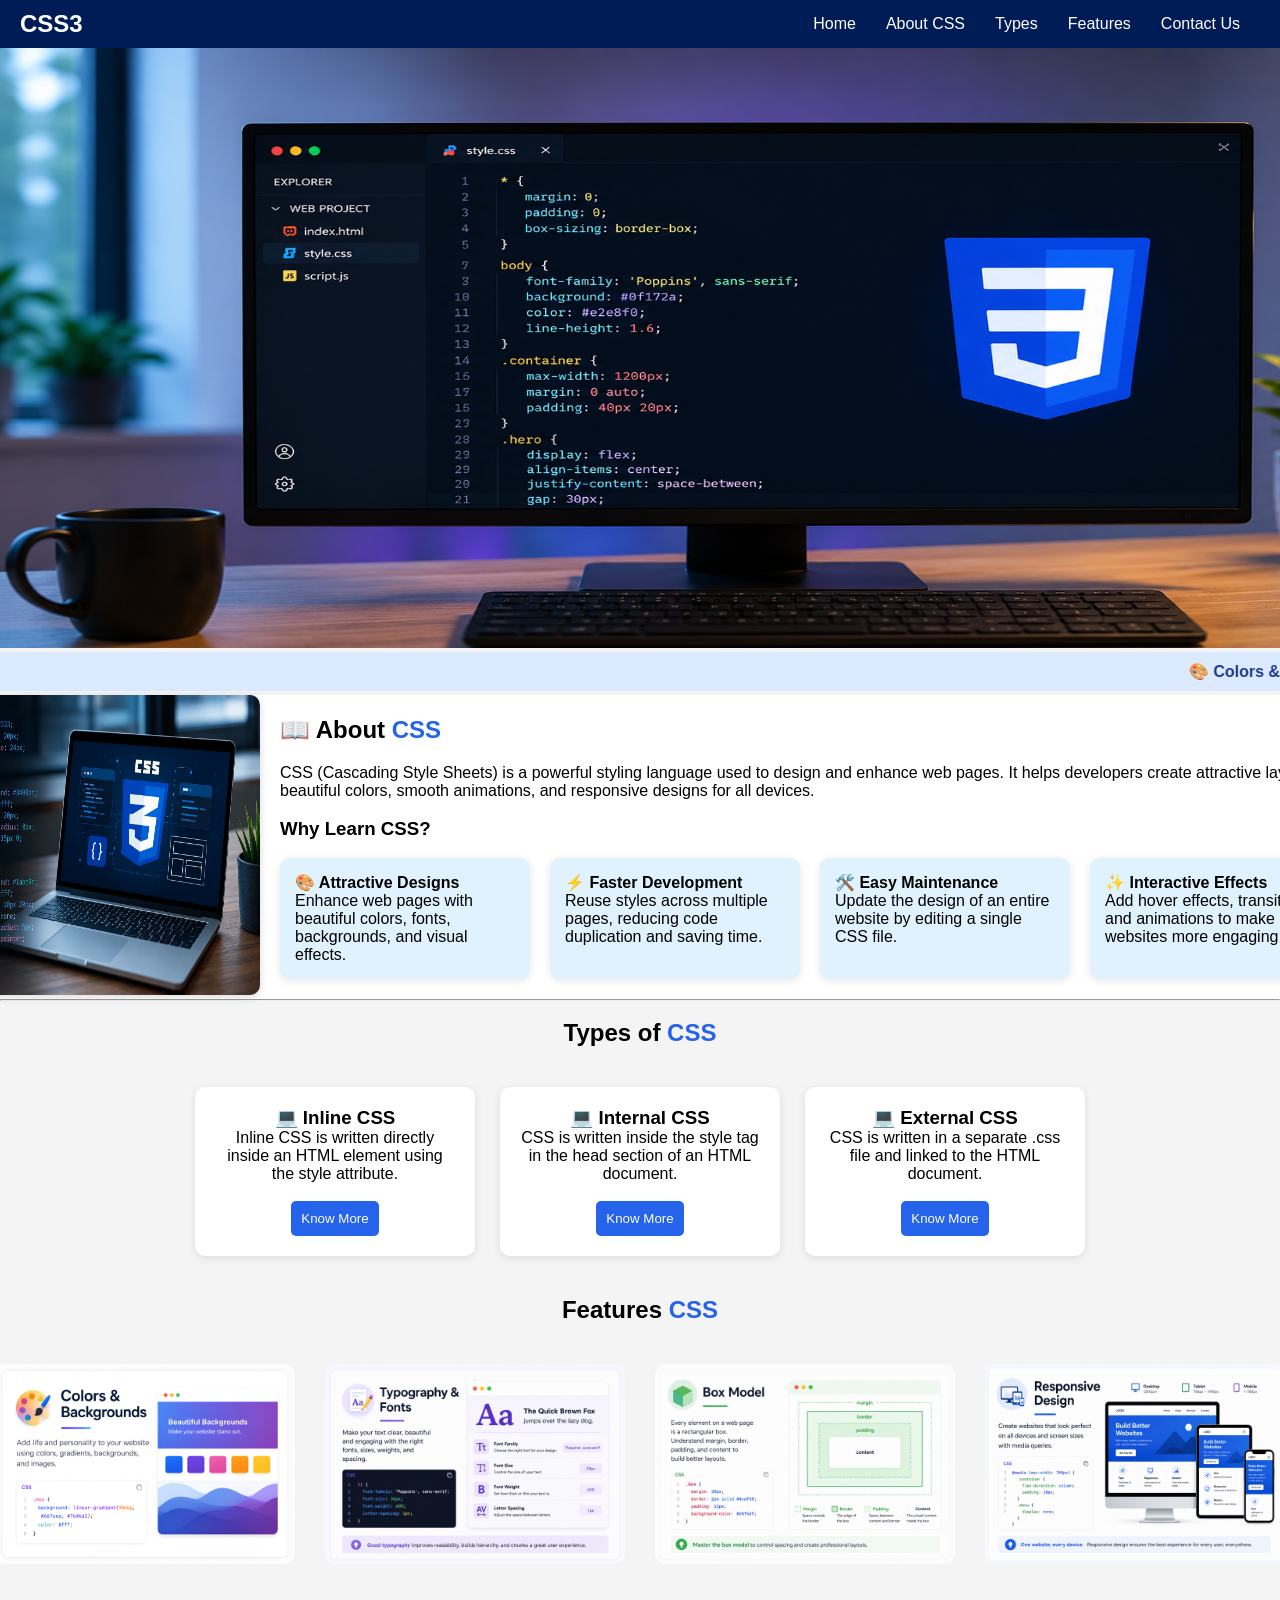
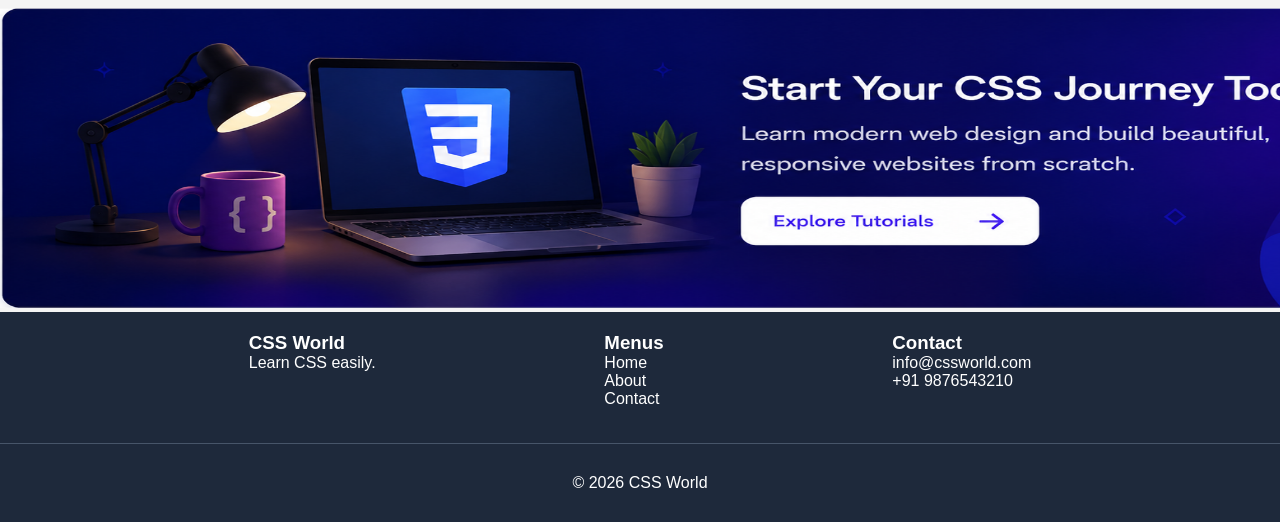
<file: index.html>
<!DOCTYPE html>
<html lang="en">
<head>
    <meta charset="UTF-8">
    <meta name="viewport" content="width=device-width, initial-scale=1.0">
    <title>CSS website Home Page</title>
    <link rel="stylesheet" href="./home.css">
    <link rel="shortcut icon" href="https://cdn-icons-png.magnific.com/256/5968/5968242.png?semt=ais_white_label" type="image/x-icon">
</head>
<body>
    <header>  
        <nav>
            <h1 id="head">CSS3</h1>
            <ul>
                <li><a href="./index.html">Home</a></li>
                <li><a href="./about.html">About CSS</a></li>
                <li><a href="./type.html">Types</a></li>
                <li><a href="./feature.html">Features</a></li>
                <li><a href="./contact.html">Contact Us</a></li>
            </ul>
        </nav>
    </header>
    <div>
        <img id="img" src="./assets/img2.png" alt="Banner image">
    
    <marquee direction="left">
🎨 Colors & Backgrounds | 📐 Flexbox Layout | 🏗 CSS Grid | ✨ Animations |
📱 Responsive Design | 🔤 Typography | 🎯 Selectors | 📦 Box Model |
🚀 Transitions & Effects | 💻 Modern Web Design
</marquee>
</div>
<section id="sec">
    <div class="image">
        <img id="img1" src="./assets/aboutimg.png" alt="about image">
    </div>

    <div class="about">
        <h2 class="h2">📖 About <span>CSS</span></h2>

        <p class="p">
            CSS (Cascading Style Sheets) is a powerful styling language used to design and enhance web pages. It helps developers create attractive layouts, beautiful colors, smooth animations, and responsive designs for all devices.
        </p>
        <br>
        <h3>Why Learn  CSS?</h3>
        <br>
        <div id="parentdiv">
            <div class="childdiv"> 
                <h4><b>🎨 Attractive Designs</b></h4>
                <p>Enhance web pages with beautiful colors, fonts, backgrounds, and visual effects.</p>
            </div>

            <div class="childdiv"> 
                <h4><b>⚡ Faster Development</b></h4>
                <p>Reuse styles across multiple pages, reducing code duplication and saving time.</p>
            </div>

            <div class="childdiv"> 
                <h4><b>🛠️ Easy Maintenance</b></h4>
                <p>Update the design of an entire website by editing a single CSS file.</p>
            </div>

            <div class="childdiv"> 
                <h4><b>✨ Interactive Effects</b></h4>
                <p>Add hover effects, transitions, and animations to make websites more engaging..</p>
            </div>

        </div>
        
    </div>
    
</section>
<hr>
<br>
<h2  style="text-align: center;" class="h2">Types of <span>CSS</span></h2>
<div id="ptype">
    
    <div id="c1" class="ctype">
       <h3>💻 Inline CSS</h3> 
    <p>Inline CSS is written directly inside an HTML element using the style attribute.</p>
    <br>
    <button><a href="./type.html">Know More</a></button></div>
    <div id="c2" class="ctype">
    <h3>💻 Internal CSS</h3> 
    <p>CSS is written inside the style tag in the head section of an HTML document.</p>
    <br>
    <button><a href="./type.html">Know More</a></button></div>
    <div id="c3" class="ctype">
        <h3>💻 External CSS</h3> 
    <p>CSS is written in a separate .css file and linked to the HTML document.</p>
    <br>
    <button><a href="./type.html">Know More</a></button></div>
    
</div>

<h2  style="text-align: center;" class="h2">Features <span>CSS</span></h2>
<div id="fp">
    <div ><img class="fc" src="./assets/f1.png" alt="Feature 1"></div>
   <div ><img class="fc" src="./assets/f2.png" alt="2"></div>
   <div ><img class="fc" src="./assets/f3.png" alt="3"></div>
   <div ><img class="fc" src="./assets/f4.png" alt="4"></div>
   
</div>
<section >
   <img height="300px" width="1520px" src="./assets/bottom.png" alt="CSS Banner">
</section>
<footer>
    <div class="footer">
        <div>
            <h3>CSS World</h3>
            <p>Learn CSS easily.</p>
        </div>

        <div>
            <h3>Menus </h3>
            <p><a href="./Home.html">Home</a></p>
            <p><a href="./about.html">About</a></p>
            <p><a href="./contact.html">Contact</a></p>
        </div>

        <div>
            <h3>Contact</h3>
            <p>info@cssworld.com</p>
            <p>+91 9876543210</p>
        </div>
    </div>

    <p class="copy">© 2026 CSS World</p>
</footer>

</body>
</html>
</file>
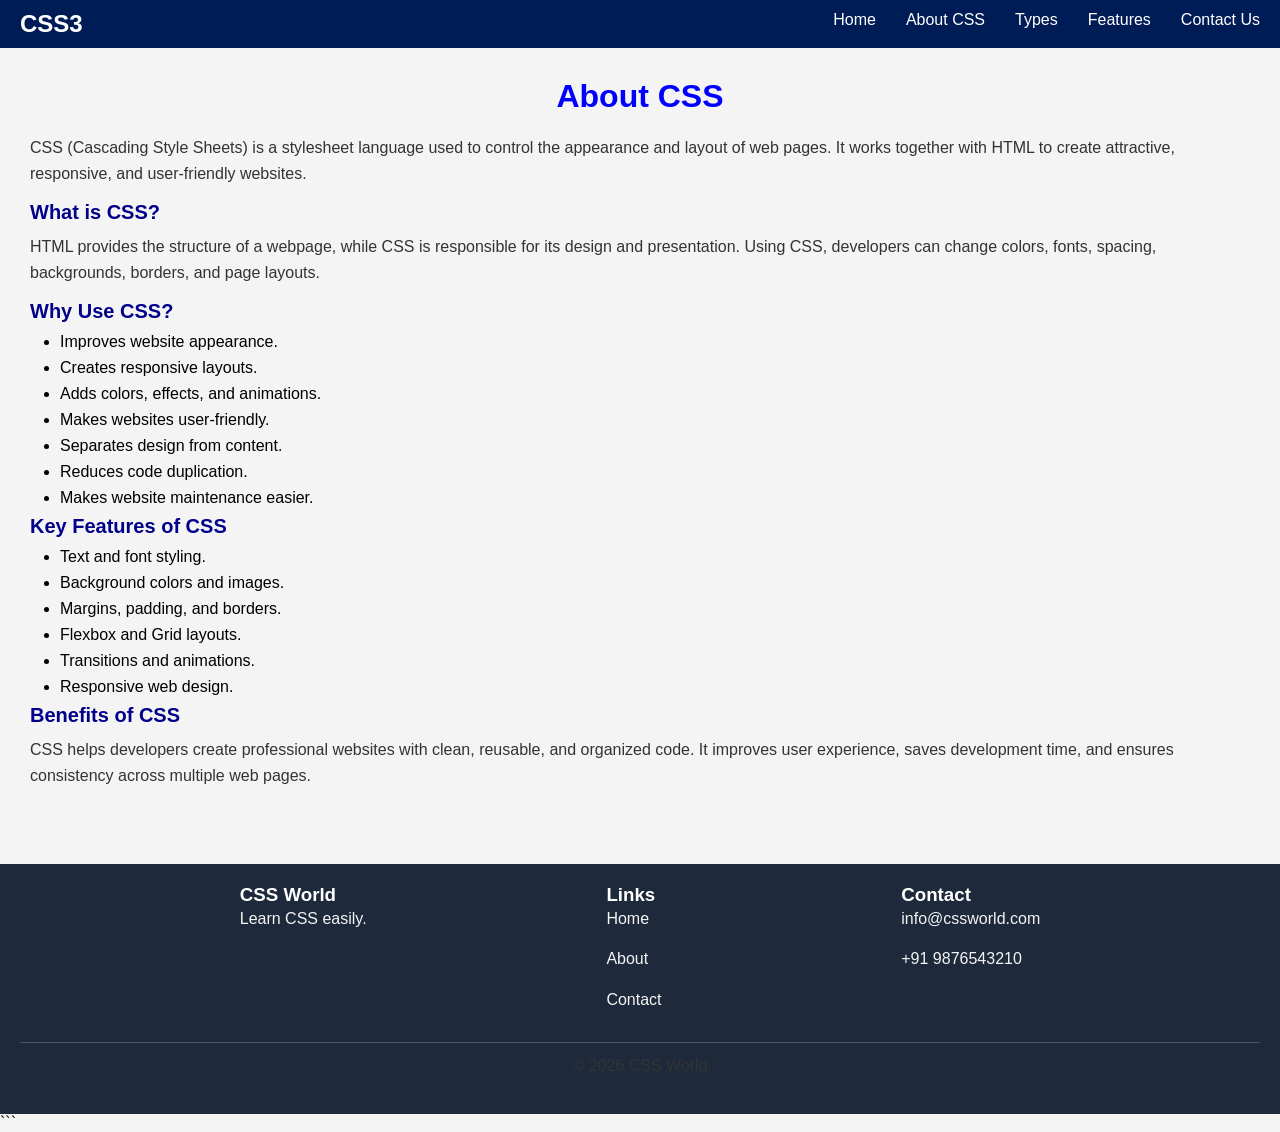
<file: about.html>
<!DOCTYPE html>
<html lang="en">
<head>
    <meta charset="UTF-8">
    <meta name="viewport" content="width=device-width, initial-scale=1.0">
    <title>About CSS</title>
    <link rel="stylesheet" href="./about.css">
</head>
<body>

    <header>
        <nav>
            <h1 id="head">CSS3</h1>

            <ul id="ul">
                <li><a href="./index.html">Home</a></li>
                <li><a href="./about.html">About CSS</a></li>
                <li><a href="./type.html">Types</a></li>
                <li><a href="./feature.html">Features</a></li>
                <li><a href="./contact.html">Contact Us</a></li>
            </ul>
        </nav>
    </header>

    <div class="container">

        <h1 class="h1">About CSS</h1>

        <p>
            CSS (Cascading Style Sheets) is a stylesheet language used to
            control the appearance and layout of web pages. It works together
            with HTML to create attractive, responsive, and user-friendly websites.
        </p>

        <h2>What is CSS?</h2>

        <p>
            HTML provides the structure of a webpage, while CSS is responsible
            for its design and presentation. Using CSS, developers can change
            colors, fonts, spacing, backgrounds, borders, and page layouts.
        </p>

        <h2>Why Use CSS?</h2>

        <ul>
            <li>Improves website appearance.</li>
            <li>Creates responsive layouts.</li>
            <li>Adds colors, effects, and animations.</li>
            <li>Makes websites user-friendly.</li>
            <li>Separates design from content.</li>
            <li>Reduces code duplication.</li>
            <li>Makes website maintenance easier.</li>
        </ul>

        <h2>Key Features of CSS</h2>

        <ul>
            <li>Text and font styling.</li>
            <li>Background colors and images.</li>
            <li>Margins, padding, and borders.</li>
            <li>Flexbox and Grid layouts.</li>
            <li>Transitions and animations.</li>
            <li>Responsive web design.</li>
        </ul>

        <h2>Benefits of CSS</h2>

        <p>
            CSS helps developers create professional websites with clean,
            reusable, and organized code. It improves user experience,
            saves development time, and ensures consistency across multiple
            web pages.
        </p>

        

    </div>

    <footer>
        <div class="footer">

            <div>
                <h3>CSS World</h3>
                <p class="fd">Learn CSS easily.</p>
            </div>

            <div>
                <h3>Links</h3>
                <p class="fd">Home</p>
                <p class="fd">About</p>
                <p class="fd">Contact</p>
            </div>

            <div>
                <h3>Contact</h3>
                <p class="fd">info@cssworld.com</p>
                <p class="fd">+91 9876543210</p>
            </div>

        </div>

        <p class="copy">© 2026 CSS World</p>
    </footer>

</body>
</html>
```
</file>
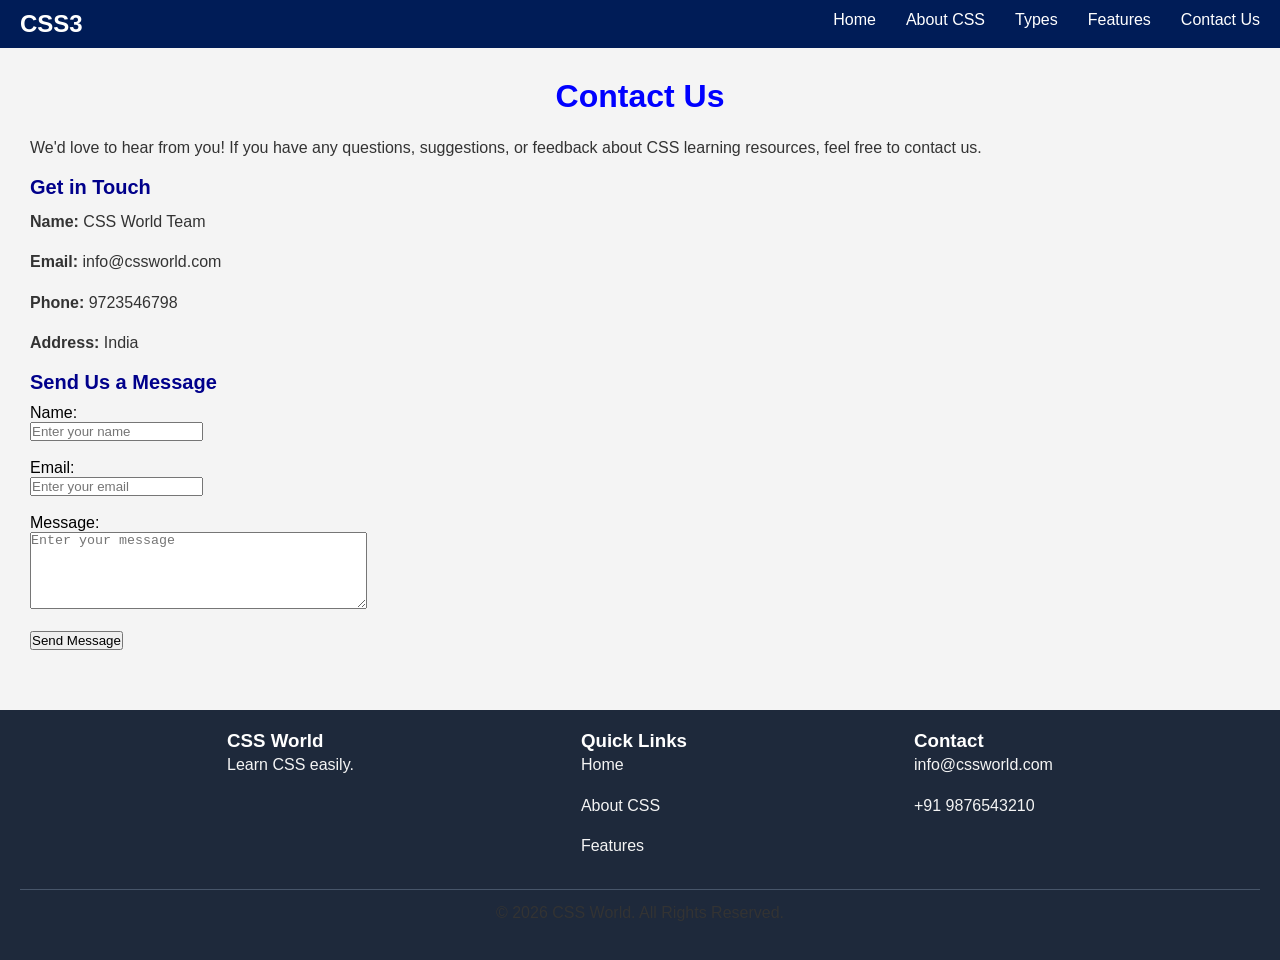
<file: contact.html>
<!DOCTYPE html>
<html lang="en">
<head>
    <meta charset="UTF-8">
    <meta name="viewport" content="width=device-width, initial-scale=1.0">
    <title>Contact Us</title>
    <link rel="stylesheet" href="./about.css">
    <link rel="shortcut icon" href="https://cdn-icons-png.magnific.com/256/5968/5968242.png?semt=ais_white_label" type="image/x-icon">
</head>
<body>

    <header>
        <nav>
            <h1 id="head">CSS3</h1>
            <ul id="ul">
                <li><a href="./index.html">Home</a></li>
                <li><a href="./about.html">About CSS</a></li>
                <li><a href="./type.html">Types</a></li>
                <li><a href="./feature.html">Features</a></li>
                <li><a href="./contact.html">Contact Us</a></li>
            </ul>
        </nav>
    </header>

    <div class="container">

        <h1 class="h1">Contact Us</h1>

        <p>
            We'd love to hear from you! If you have any questions, suggestions,
            or feedback about CSS learning resources, feel free to contact us.
        </p>

        <h2>Get in Touch</h2>

        <p><strong>Name:</strong> CSS World Team</p>
        <p><strong>Email:</strong> info@cssworld.com</p>
        <p><strong>Phone:</strong> 9723546798</p>
        <p><strong>Address:</strong> India</p>

        <h2>Send Us a Message</h2>

        <form>
            <label>Name:</label><br>
            <input type="text" placeholder="Enter your name"><br><br>

            <label>Email:</label><br>
            <input type="email" placeholder="Enter your email"><br><br>

            <label>Message:</label><br>
            <textarea rows="5" cols="40" placeholder="Enter your message"></textarea><br><br>

            <button type="submit">Send Message</button>
        </form>

    </div>

    <footer>
        <div class="footer">
            <div>
                <h3>CSS World</h3>
                <p class="fd">Learn CSS easily.</p>
            </div>

            <div>
                <h3>Quick Links</h3>
                <p class="fd">Home</p>
                <p class="fd">About CSS</p>
                <p class="fd">Features</p>
            </div>

            <div>
                <h3>Contact</h3>
                <p class="fd">info@cssworld.com</p>
                <p class="fd">+91 9876543210</p>
            </div>
        </div>

        <p class="copy">© 2026 CSS World. All Rights Reserved.</p>
    </footer>

</body>
</html>
</file>
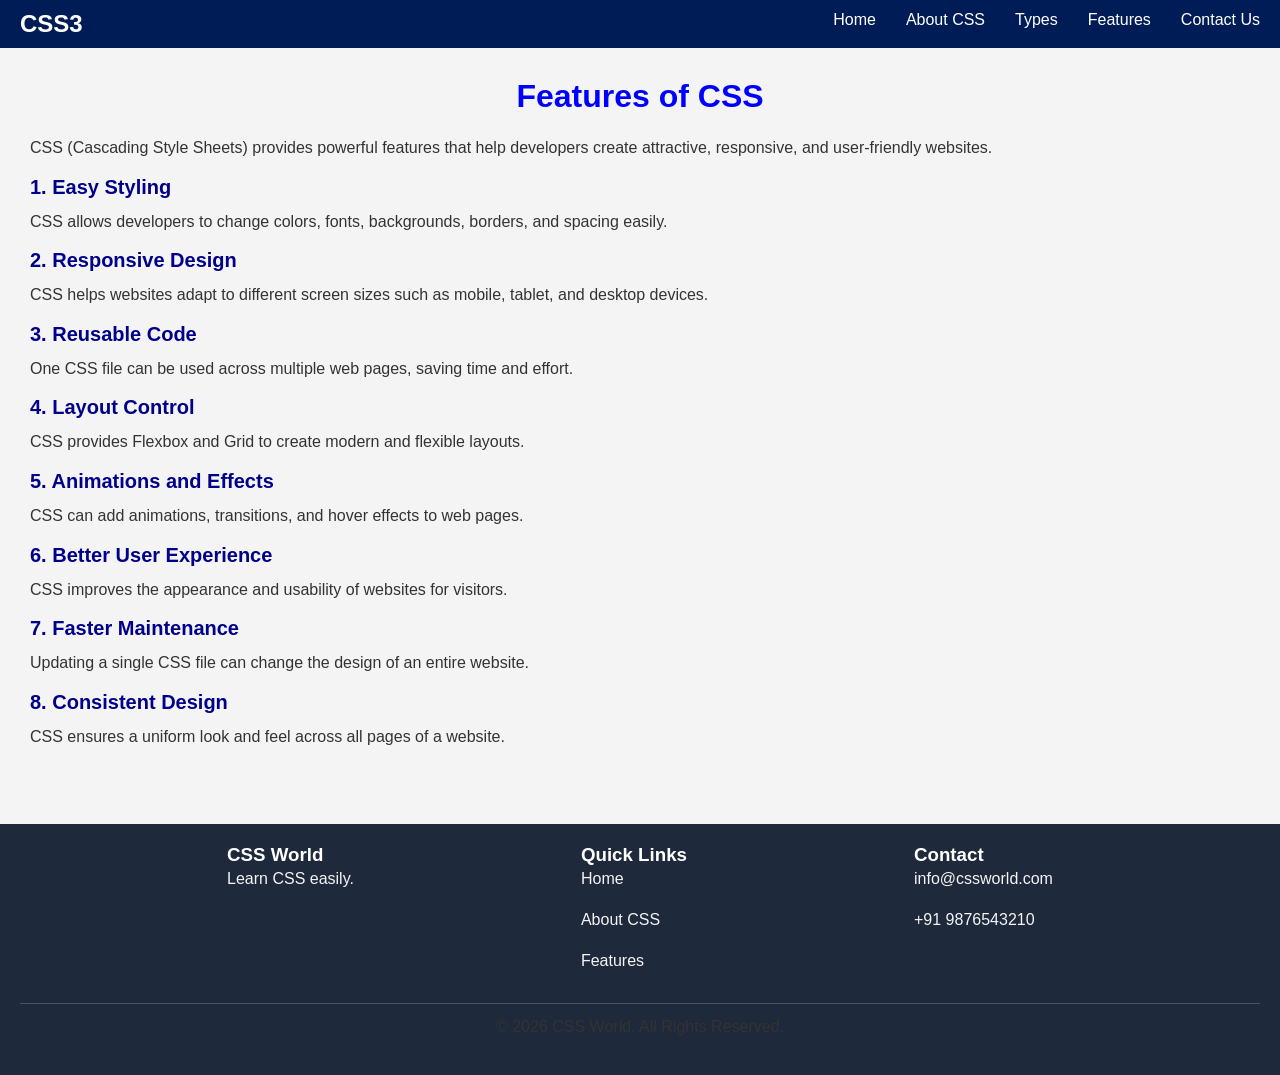
<file: feature.html>
<!DOCTYPE html>
<html lang="en">
<head>
    <meta charset="UTF-8">
    <meta name="viewport" content="width=device-width, initial-scale=1.0">
    <title>Features of CSS</title>
    <link rel="stylesheet" href="./about.css">
    <link rel="shortcut icon" href="https://cdn-icons-png.magnific.com/256/5968/5968242.png?semt=ais_white_label" type="image/x-icon">
</head>
<body>

    <header>
        <nav>
            <h1 id="head">CSS3</h1>
           <ul id="ul">
                <li><a href="./index.html">Home</a></li>
                <li><a href="./about.html">About CSS</a></li>
                <li><a href="./type.html">Types</a></li>
                <li><a href="./feature.html">Features</a></li>
                <li><a href="./contact.html">Contact Us</a></li>
            </ul>
        </nav>
    </header>

    <div class="container">

        <h1 class="h1">Features of CSS</h1>

        <p>
            CSS (Cascading Style Sheets) provides powerful features that help developers
            create attractive, responsive, and user-friendly websites.
        </p>

        <h2>1. Easy Styling</h2>
        <p>
            CSS allows developers to change colors, fonts, backgrounds, borders,
            and spacing easily.
        </p>

        <h2>2. Responsive Design</h2>
        <p>
            CSS helps websites adapt to different screen sizes such as mobile,
            tablet, and desktop devices.
        </p>

        <h2>3. Reusable Code</h2>
        <p>
            One CSS file can be used across multiple web pages, saving time and effort.
        </p>

        <h2>4. Layout Control</h2>
        <p>
            CSS provides Flexbox and Grid to create modern and flexible layouts.
        </p>

        <h2>5. Animations and Effects</h2>
        <p>
            CSS can add animations, transitions, and hover effects to web pages.
        </p>

        <h2>6. Better User Experience</h2>
        <p>
            CSS improves the appearance and usability of websites for visitors.
        </p>

        <h2>7. Faster Maintenance</h2>
        <p>
            Updating a single CSS file can change the design of an entire website.
        </p>

        <h2>8. Consistent Design</h2>
        <p>
            CSS ensures a uniform look and feel across all pages of a website.
        </p>

       

    </div>

    <footer>
        <div class="footer">
            <div>
                <h3>CSS World</h3>
                <p class="fd">Learn CSS easily.</p>
            </div>

            <div>
                <h3>Quick Links</h3>
                <p class="fd">Home</p>
                <p class="fd">About CSS</p>
                <p class="fd">Features</p>
            </div>

            <div>
                <h3>Contact</h3>
                <p class="fd">info@cssworld.com</p>
                <p class="fd">+91 9876543210</p>
            </div>
        </div>

        <p class="copy">© 2026 CSS World. All Rights Reserved.</p>
    </footer>

</body>
</html>
</file>
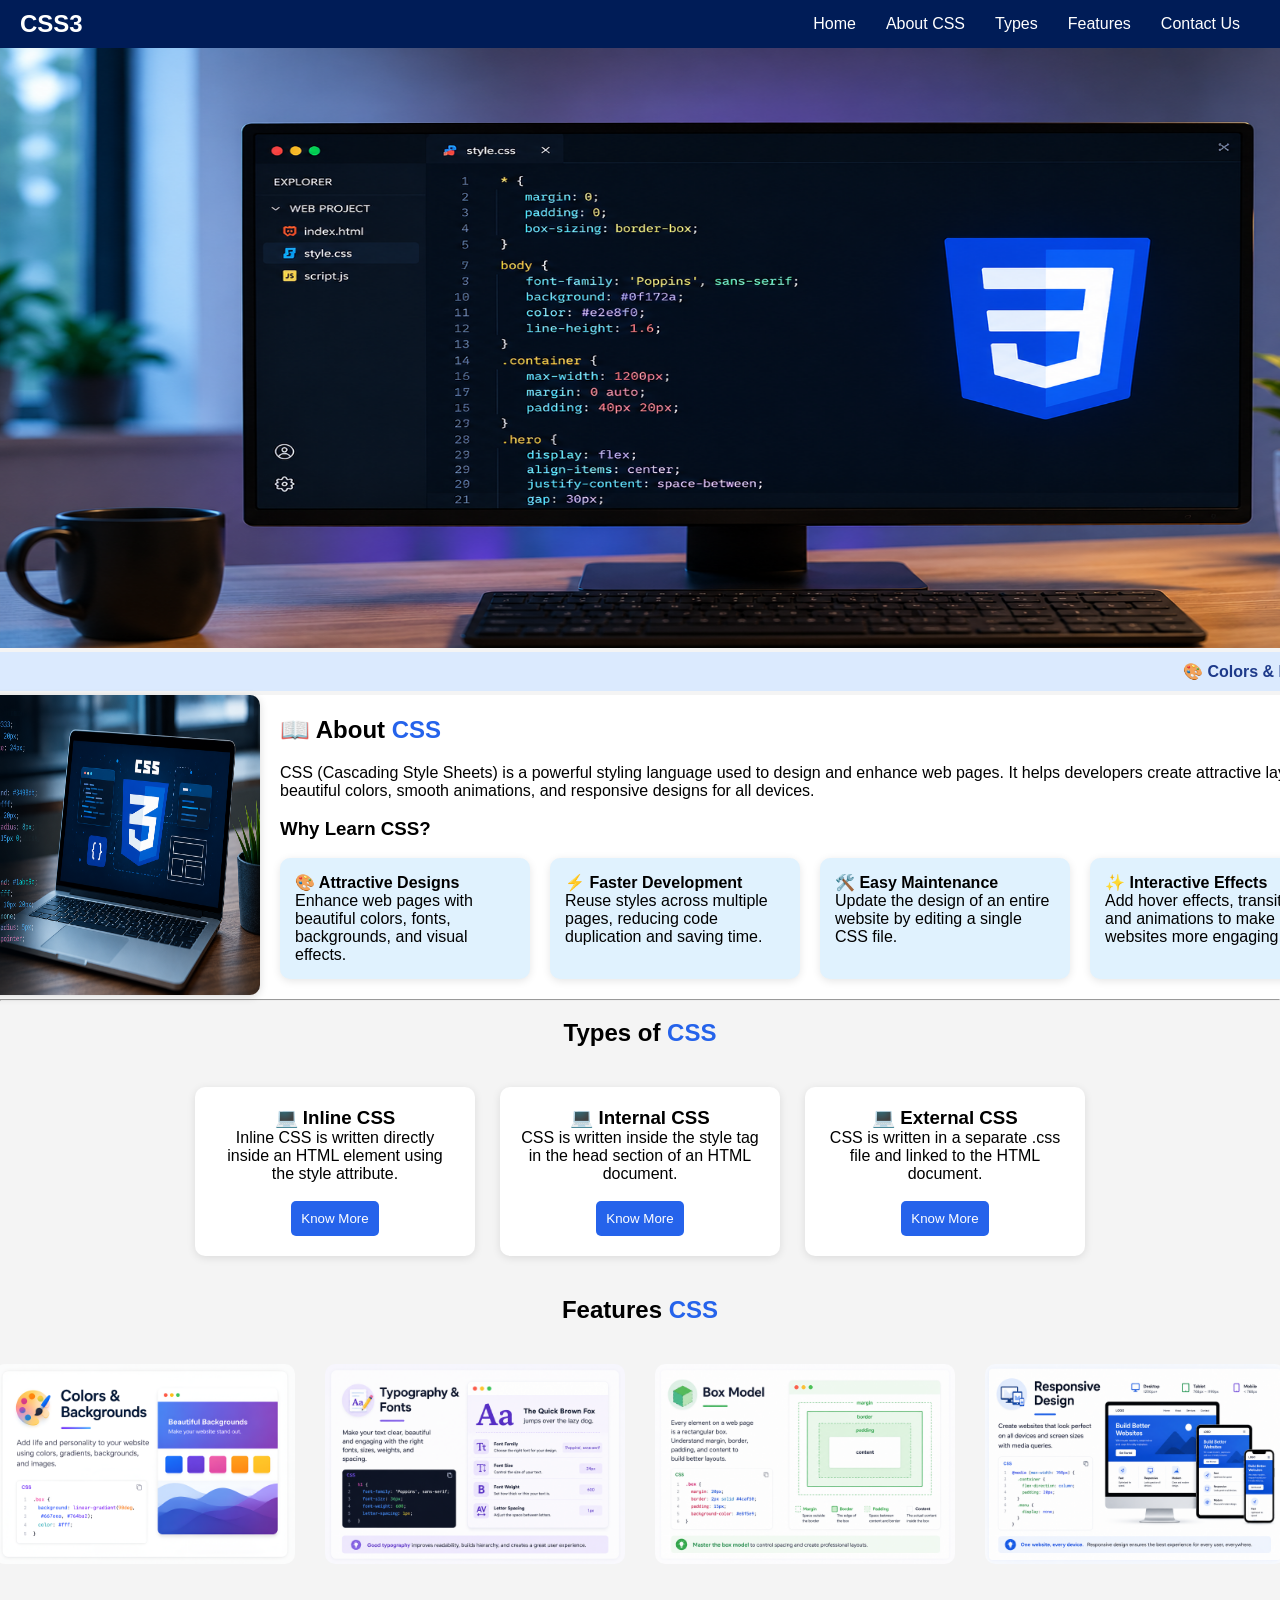
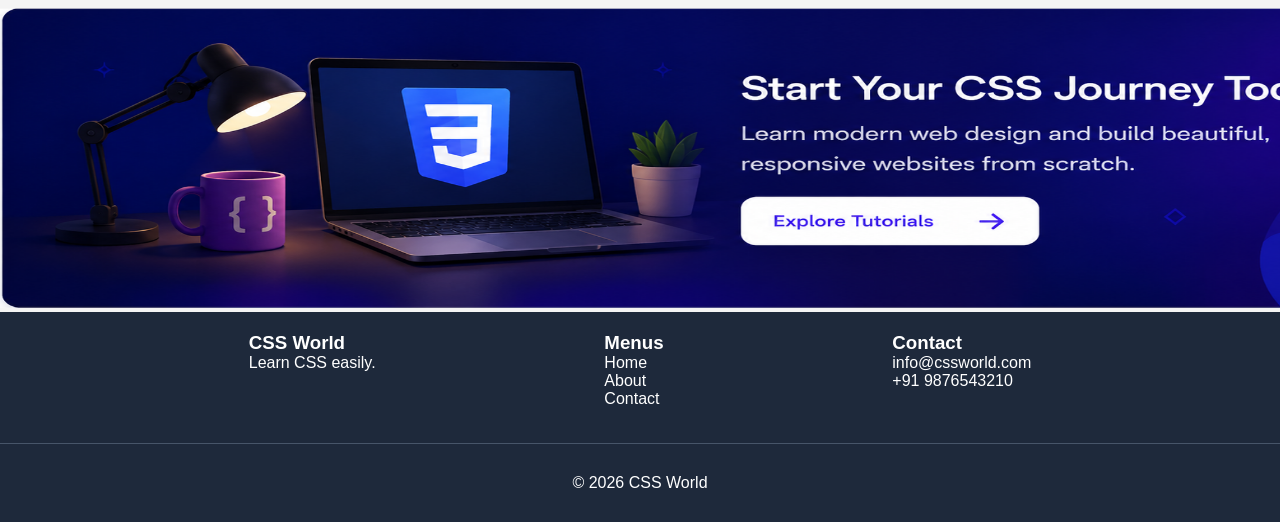
<file: Home.html>
<!DOCTYPE html>
<html lang="en">
<head>
    <meta charset="UTF-8">
    <meta name="viewport" content="width=device-width, initial-scale=1.0">
    <title>CSS website Home Page</title>
    <link rel="stylesheet" href="./home.css">
    <link rel="shortcut icon" href="https://cdn-icons-png.magnific.com/256/5968/5968242.png?semt=ais_white_label" type="image/x-icon">
</head>
<body>
    <header>  
        <nav>
            <h1 id="head">CSS3</h1>
            <ul>
                <li><a href="./Home.html">Home</a></li>
                <li><a href="./about.html">About CSS</a></li>
                <li><a href="./type.html">Types</a></li>
                <li><a href="./feature.html">Features</a></li>
                <li><a href="./contact.html">Contact Us</a></li>
            </ul>
        </nav>
    </header>
    <div>
        <img id="img" src="./assets/img2.png" alt="Banner image">
    
    <marquee direction="left">
🎨 Colors & Backgrounds | 📐 Flexbox Layout | 🏗 CSS Grid | ✨ Animations |
📱 Responsive Design | 🔤 Typography | 🎯 Selectors | 📦 Box Model |
🚀 Transitions & Effects | 💻 Modern Web Design
</marquee>
</div>
<section id="sec">
    <div class="image">
        <img id="img1" src="./assets/aboutimg.png" alt="about image">
    </div>

    <div class="about">
        <h2 class="h2">📖 About <span>CSS</span></h2>

        <p class="p">
            CSS (Cascading Style Sheets) is a powerful styling language used to design and enhance web pages. It helps developers create attractive layouts, beautiful colors, smooth animations, and responsive designs for all devices.
        </p>
        <br>
        <h3>Why Learn  CSS?</h3>
        <br>
        <div id="parentdiv">
            <div class="childdiv"> 
                <h4><b>🎨 Attractive Designs</b></h4>
                <p>Enhance web pages with beautiful colors, fonts, backgrounds, and visual effects.</p>
            </div>

            <div class="childdiv"> 
                <h4><b>⚡ Faster Development</b></h4>
                <p>Reuse styles across multiple pages, reducing code duplication and saving time.</p>
            </div>

            <div class="childdiv"> 
                <h4><b>🛠️ Easy Maintenance</b></h4>
                <p>Update the design of an entire website by editing a single CSS file.</p>
            </div>

            <div class="childdiv"> 
                <h4><b>✨ Interactive Effects</b></h4>
                <p>Add hover effects, transitions, and animations to make websites more engaging..</p>
            </div>

        </div>
        
    </div>
    
</section>
<hr>
<br>
<h2  style="text-align: center;" class="h2">Types of <span>CSS</span></h2>
<div id="ptype">
    
    <div id="c1" class="ctype">
       <h3>💻 Inline CSS</h3> 
    <p>Inline CSS is written directly inside an HTML element using the style attribute.</p>
    <br>
    <button><a href="./type.html">Know More</a></button></div>
    <div id="c2" class="ctype">
    <h3>💻 Internal CSS</h3> 
    <p>CSS is written inside the style tag in the head section of an HTML document.</p>
    <br>
    <button><a href="./type.html">Know More</a></button></div>
    <div id="c3" class="ctype">
        <h3>💻 External CSS</h3> 
    <p>CSS is written in a separate .css file and linked to the HTML document.</p>
    <br>
    <button><a href="./type.html">Know More</a></button></div>
    
</div>

<h2  style="text-align: center;" class="h2">Features <span>CSS</span></h2>
<div id="fp">
    <div ><img class="fc" src="./assets/f1.png" alt="Feature 1"></div>
   <div ><img class="fc" src="./assets/f2.png" alt="2"></div>
   <div ><img class="fc" src="./assets/f3.png" alt="3"></div>
   <div ><img class="fc" src="./assets/f4.png" alt="4"></div>
   
</div>
<section >
   <img height="300px" width="1520px" src="./assets/bottom.png" alt="CSS Banner">
</section>
<footer>
    <div class="footer">
        <div>
            <h3>CSS World</h3>
            <p>Learn CSS easily.</p>
        </div>

        <div>
            <h3>Menus </h3>
            <p><a href="./Home.html">Home</a></p>
            <p><a href="./about.html">About</a></p>
            <p><a href="./contact.html">Contact</a></p>
        </div>

        <div>
            <h3>Contact</h3>
            <p>info@cssworld.com</p>
            <p>+91 9876543210</p>
        </div>
    </div>

    <p class="copy">© 2026 CSS World</p>
</footer>

</body>
</html>
</file>
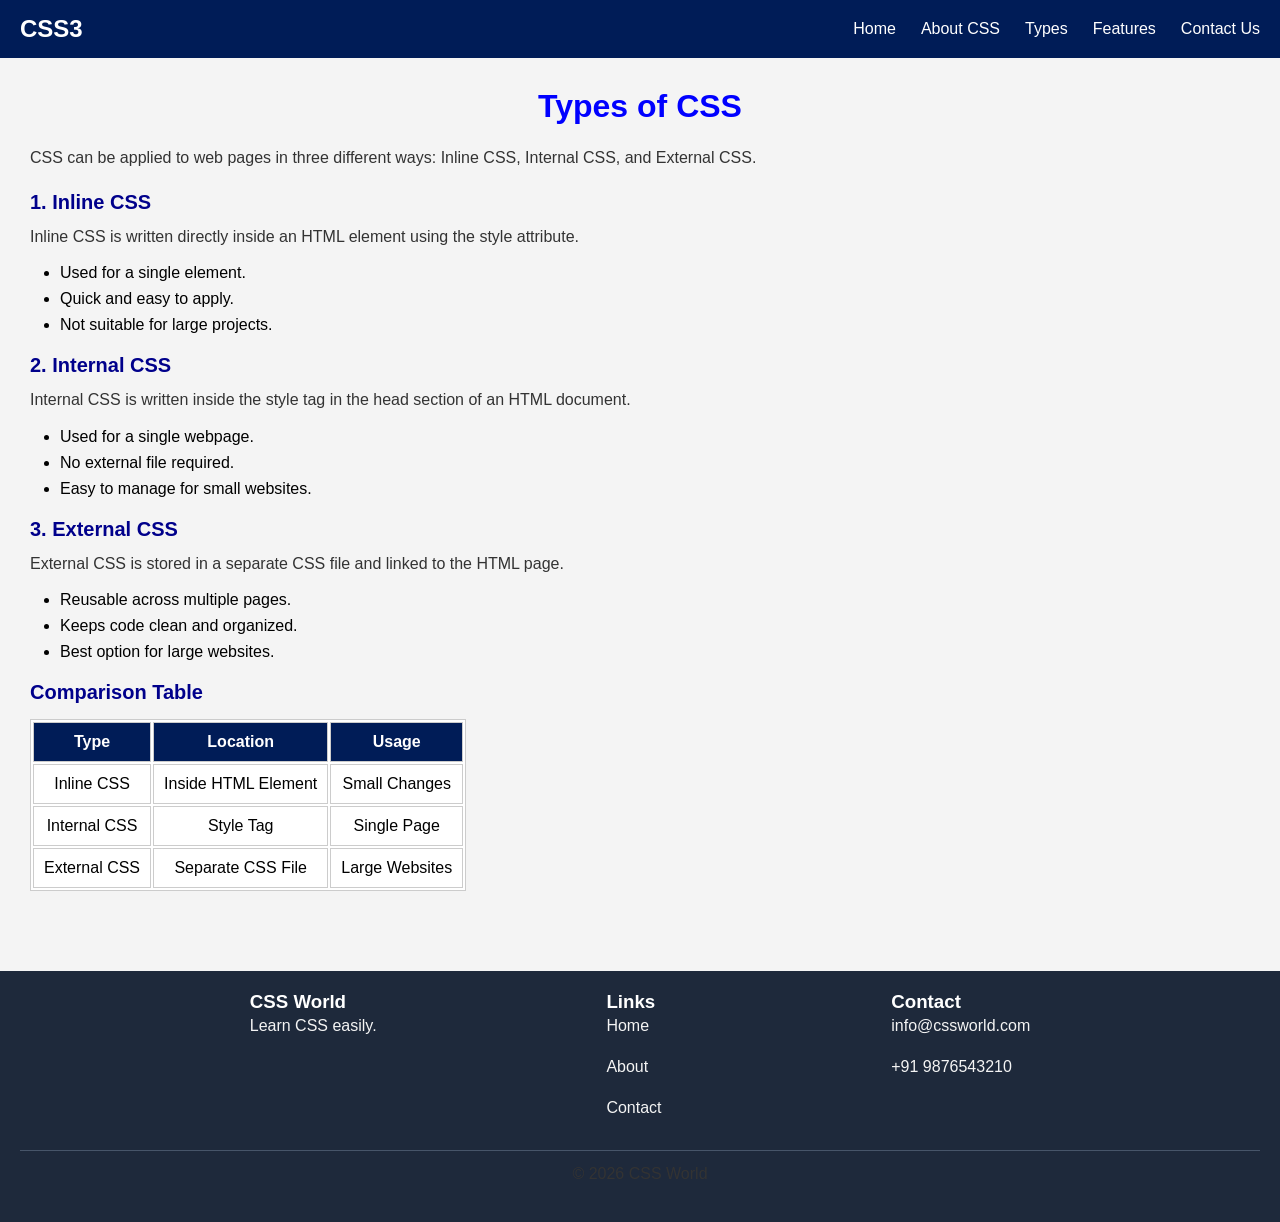
<file: type.html>
<!DOCTYPE html>
<html lang="en">
<head>
    <meta charset="UTF-8">
    <meta name="viewport" content="width=device-width, initial-scale=1.0">
    <title>Types of CSS</title>
    <link rel="stylesheet" href="type.css">
</head>
<body>

    <header>
        <nav>
            <h1>CSS3</h1>

            <ul id="ul">
                <li><a href="index.html">Home</a></li>
                <li><a href="about.html">About CSS</a></li>
                <li><a href="type.html">Types</a></li>
                <li><a href="feature.html">Features</a></li>
                <li><a href="contact.html">Contact Us</a></li>
            </ul>
        </nav>
    </header>

    <div class="container">

        <h1 class="h1">Types of CSS</h1>

        <p>
            CSS can be applied to web pages in three different ways:
            Inline CSS, Internal CSS, and External CSS.
        </p>

        <h2>1. Inline CSS</h2>
        <p>
            Inline CSS is written directly inside an HTML element using the
            style attribute.
        </p>

        <ul>
            <li>Used for a single element.</li>
            <li>Quick and easy to apply.</li>
            <li>Not suitable for large projects.</li>
        </ul>

        <h2>2. Internal CSS</h2>
        <p>
            Internal CSS is written inside the style tag in the head
            section of an HTML document.
        </p>

        <ul>
            <li>Used for a single webpage.</li>
            <li>No external file required.</li>
            <li>Easy to manage for small websites.</li>
        </ul>

        <h2>3. External CSS</h2>
        <p>
            External CSS is stored in a separate CSS file and linked to
            the HTML page.
        </p>

        <ul>
            <li>Reusable across multiple pages.</li>
            <li>Keeps code clean and organized.</li>
            <li>Best option for large websites.</li>
        </ul>

        <h2>Comparison Table</h2>

        <table>
            <tr>
                <th>Type</th>
                <th>Location</th>
                <th>Usage</th>
            </tr>

            <tr>
                <td>Inline CSS</td>
                <td>Inside HTML Element</td>
                <td>Small Changes</td>
            </tr>

            <tr>
                <td>Internal CSS</td>
                <td>Style Tag</td>
                <td>Single Page</td>
            </tr>

            <tr>
                <td>External CSS</td>
                <td>Separate CSS File</td>
                <td>Large Websites</td>
            </tr>
        </table>

        

    </div>

    <footer>
        <div class="footer">

            <div>
                <h3>CSS World</h3>
                <p class="fd">Learn CSS easily.</p>
            </div>

            <div>
                <h3>Links</h3>
                <p class="fd">Home</p>
                <p class="fd">About</p>
                <p class="fd">Contact</p>
            </div>

            <div>
                <h3>Contact</h3>
                <p class="fd">info@cssworld.com</p>
                <p class="fd">+91 9876543210</p>
            </div>

        </div>

        <p class="copy">© 2026 CSS World</p>
    </footer>

</body>
</html>
</file>
<file: home.css>
*
{
    margin: 0;
    padding: 0;
    box-sizing: border-box;
}

body{
    background-color: #f4f4f4;
    font-family: Arial, sans-serif;
}

/* Navbar */
nav{
    background-color: #001c57;
    color: white;
    display: flex;
    justify-content: space-between;
    padding: 10px;
    padding-left: 20px;
}

ul{
    display: flex;
    align-items: center;
    gap: 30px;
    list-style: none;
    padding-right: 30px;
}

a{
    color: white;
    text-decoration: none;
}



/* Banner Image */
#img{
    width: 1520px;
    height: 600px;
}

/* Marquee */
marquee{
    background-color: #dbeafe;
    padding: 10px;
    color: #1e3a8a;
    font-weight: bold;
}

/* About Section */
#sec{
    display: flex;
    justify-content: center;
    align-items: center;
    gap: 20px;
    background-color: white;
}

#img1{
    width: 300px;
    height: 300px;
    margin-left: 20px;
    border: none;
    border-radius: 10px;
    box-shadow: 0 2px 8px rgba(0,0,0,0.15);
}

span{
    color: #2563eb;
}

.h2{
    margin-bottom: 20px;
}

/* Sub Cards */
#parentdiv{
    display: flex;
    gap: 20px;
}

.childdiv{
    background-color: #e0f2fe;
    padding: 15px;
    border-radius: 10px;
    width: 250px;
    box-shadow: 0 2px 8px rgba(0,0,0,0.1);
}



/* CSS Types */
#ptype{
    display: flex;
    justify-content: center;
    gap: 25px;
    margin: 40px;
}

.ctype{
    width: 280px;
    padding: 20px;
    text-align: center;
    background-color: white;
    border-radius: 10px;
    box-shadow: 0 2px 8px rgba(0,0,0,0.1);
}

/* Buttons */
button{
    background-color: #2563eb;
    color: white;
    border: none;
    padding: 10px;
    border-radius: 5px;
    cursor: pointer;
}

/* Feature Images */
#fp{
    display: flex;
    justify-content: center;
    gap: 30px;
    margin: 40px 0;
}

.fc{
    width: 300px;
    border-radius: 10px;
}



/* Footer */
footer{
    background-color: #1e293b;
    color: white;
    
}

.footer{
    display: flex;
    justify-content: space-evenly;
    padding: 20px;
}

.copy{
    text-align: center;
    margin-top: 15px;
    border-top: 1px solid #475569;
    padding: 30px;
}
</file>
<file: about.css>
*{
    margin: 0;
    padding: 0;
}

/* Navbar */
nav{
    background-color: #001c57;
    color: white;
    display: flex;
    justify-content: space-between;
    align-items: center;
    padding: 10px 20px;
}

#ul{
    display: flex;
    gap: 30px;
    list-style: none;
}

a{
    color: white;
    text-decoration: none;
}



/* Body */
body{
    background-color: #f4f4f4;
    font-family: Arial, sans-serif;
}

/* Main Content */
.container{
    padding: 30px;
}

.h1{
    color: blue;
    text-align: center;
    margin-bottom: 20px;
}

h2{
    color: darkblue;
    margin-bottom: 10px;
    font-size: 20px;
}

p{
    color: #333;
    font-size: 16px;
    line-height: 1.6;
    margin-bottom: 15px;
}

/* Content Lists */
ul{
    display: block;
    margin-left: 30px;
}
ol
{
    display: block;
    margin-left: 30px;
}

 li{
    margin-bottom: 8px;
}

/* Footer */
footer{
    background-color: #1e293b;
    color: white;
    padding: 20px;
    margin-top: 30px;
}

.footer{
    display: flex;
    justify-content: space-evenly;
    flex-wrap: wrap;
    gap: 20px;
}

.fd{
    color: #f4f4f4;
}

.copy{
    text-align: center;
    margin-top: 15px;
    border-top: 1px solid #475569;
    padding-top: 10px;
}
</file>
<file: type.css>
*{
    margin: 0;
    padding: 0;
}

body{
    background-color: #f4f4f4;
    font-family: Arial, sans-serif;
}

/* Navbar */
nav{
    background-color: #001c57;
    color: white;
    display: flex;
    justify-content: space-between;
    align-items: center;
    padding: 15px 20px;
}

#ul{
    display: flex;
    list-style: none;
    gap: 25px;
}

a{
    color: white;
    text-decoration: none;
}


/* Main Content */
.container{
    padding: 30px;
}

.h1{
    text-align: center;
    color: blue;
    margin-bottom: 20px;
}

h2{
    color: darkblue;
    margin-top: 20px;
    margin-bottom: 10px;
    font-size: 20px;
}

p{
    color: #333;
    line-height: 1.6;
    margin-bottom: 15px;
}

.container ul{
    margin-left: 30px;
    margin-bottom: 15px;
}

.container li{
    margin-bottom: 8px;
}

/* Table */
table{
    
    
    margin-top: 15px;
    margin-bottom: 20px;
    background-color: white;
}

th{
    background-color: #001c57;
    color: white;
    padding: 10px;
}

td{
    border: 1px solid #ccc;
    padding: 10px;
    text-align: center;
}

table,
th{
    border: 1px solid #ccc;
}

/* Footer */
footer{
    background-color: #1e293b;
    color: white;
    padding: 20px;
    margin-top: 30px;
}

.footer{
    display: flex;
    justify-content: space-evenly;
    flex-wrap: wrap;
}

.fd{
    color: #f4f4f4;
}

.copy{
    text-align: center;
    margin-top: 15px;
    border-top: 1px solid #475569;
    padding-top: 10px;
}
</file>
